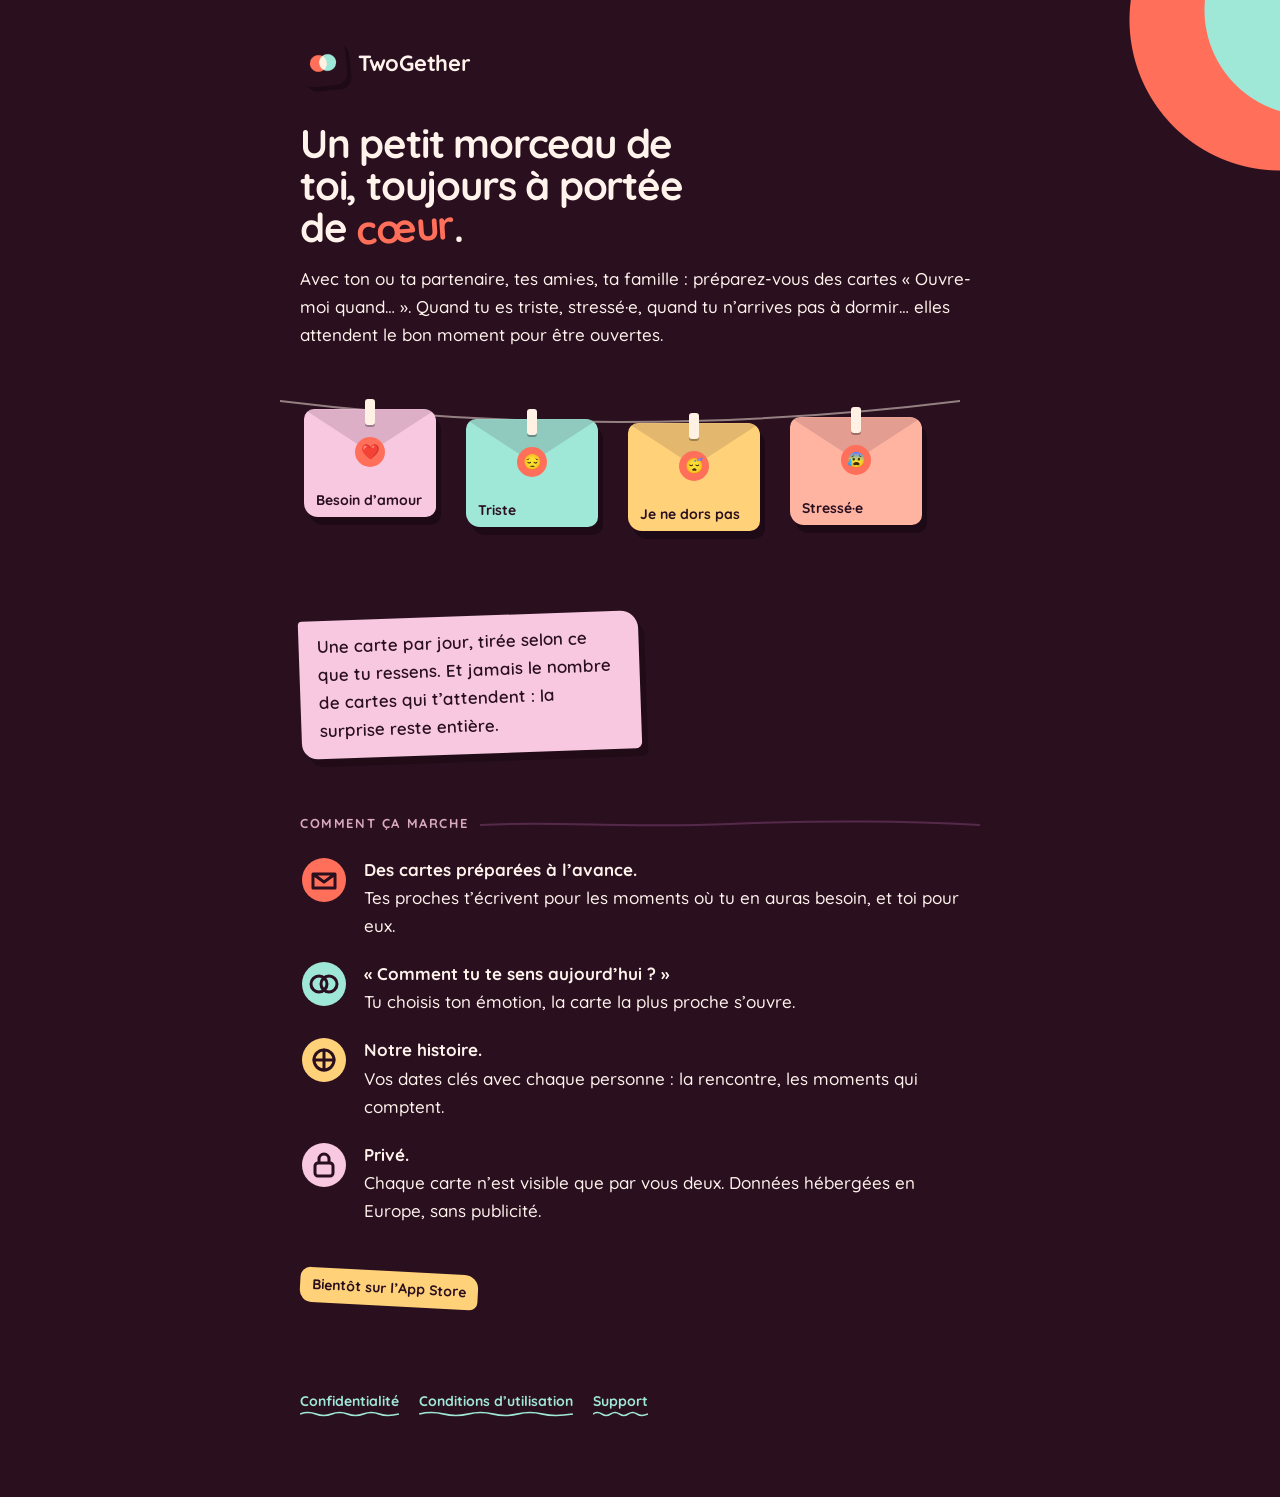
<file: index.html>
<!doctype html>
<html lang="fr"><head><meta charset="utf-8"><meta name="viewport" content="width=device-width,initial-scale=1">
<title>TwoGether — Ouvre-moi quand…</title><meta name="description" content="Des espaces privés entre proches pour se laisser des cartes « Ouvre-moi quand… ».">
<meta name="theme-color" content="#2A0F1F">
<link rel="icon" href="icon.png"><link rel="apple-touch-icon" href="icon.png"><link rel="stylesheet" href="style.css"></head>
<body><main>
<header><img src="icon.png" alt=""><a href="./">TwoGether</a></header>

<h1>Un petit morceau de toi, toujours à portée de <em>cœur</em>.</h1>
<p>Avec ton ou ta partenaire, tes ami·es, ta famille : préparez-vous des cartes « Ouvre-moi quand… ». Quand tu es triste, stressé·e, quand tu n’arrives pas à dormir… elles attendent le bon moment pour être ouvertes.</p>

<div class="line" aria-hidden="true"><div class="line-in">
  <svg viewBox="0 0 680 60" preserveAspectRatio="none"><path d="M0 22 Q 340 64 680 22" fill="none" stroke="#FFF1E4" stroke-opacity=".5" stroke-width="2"/></svg>
  <div class="hang" style="left:24px"><i></i><div class="env" style="background:#F7C8E0"><b>❤️</b><span>Besoin d’amour</span></div></div>
  <div class="hang" style="left:186px"><i></i><div class="env" style="background:#9FE7D6"><b>😔</b><span>Triste</span></div></div>
  <div class="hang" style="left:348px"><i></i><div class="env" style="background:#FFD27A"><b>😴</b><span>Je ne dors pas</span></div></div>
  <div class="hang" style="left:510px"><i></i><div class="env" style="background:#FFB4A2"><b>😰</b><span>Stressé·e</span></div></div>
</div></div>

<p class="note">Une carte par jour, tirée selon ce que tu ressens. Et jamais le nombre de cartes qui t’attendent : la surprise reste entière.</p>

<h2>Comment ça marche</h2>
<ul class="points">
  <li><svg viewBox="0 0 48 48" aria-hidden="true"><circle cx="24" cy="24" r="22" fill="#FF6F59"/><path d="M13 18h22v14H13z M13 18l11 8 11-8" fill="none" stroke="#2A0F1F" stroke-width="3" stroke-linejoin="round"/></svg>
    <div><strong>Des cartes préparées à l’avance.</strong><br>Tes proches t’écrivent pour les moments où tu en auras besoin, et toi pour eux.</div></li>
  <li><svg viewBox="0 0 48 48" aria-hidden="true"><circle cx="24" cy="24" r="22" fill="#9FE7D6"/><circle cx="19" cy="24" r="8" fill="none" stroke="#2A0F1F" stroke-width="3"/><circle cx="29" cy="24" r="8" fill="none" stroke="#2A0F1F" stroke-width="3"/></svg>
    <div><strong>« Comment tu te sens aujourd’hui ? »</strong><br>Tu choisis ton émotion, la carte la plus proche s’ouvre.</div></li>
  <li><svg viewBox="0 0 48 48" aria-hidden="true"><circle cx="24" cy="24" r="22" fill="#FFD27A"/><path d="M24 14v20M14 24h20" stroke="#2A0F1F" stroke-width="3" stroke-linecap="round"/><circle cx="24" cy="24" r="10" fill="none" stroke="#2A0F1F" stroke-width="3"/></svg>
    <div><strong>Notre histoire.</strong><br>Vos dates clés avec chaque personne : la rencontre, les moments qui comptent.</div></li>
  <li><svg viewBox="0 0 48 48" aria-hidden="true"><circle cx="24" cy="24" r="22" fill="#F7C8E0"/><rect x="15" y="22" width="18" height="13" rx="3" fill="none" stroke="#2A0F1F" stroke-width="3"/><path d="M19 22v-4a5 5 0 0 1 10 0v4" fill="none" stroke="#2A0F1F" stroke-width="3"/></svg>
    <div><strong>Privé.</strong><br>Chaque carte n’est visible que par vous deux. Données hébergées en Europe, sans publicité.</div></li>
</ul>

<p style="margin-top:36px"><span class="tag">Bientôt sur l’App Store</span></p>
<footer><a href="confidentialite.html">Confidentialité</a><a href="conditions.html">Conditions d’utilisation</a><a href="support.html">Support</a></footer>
</main></body></html>
</file>
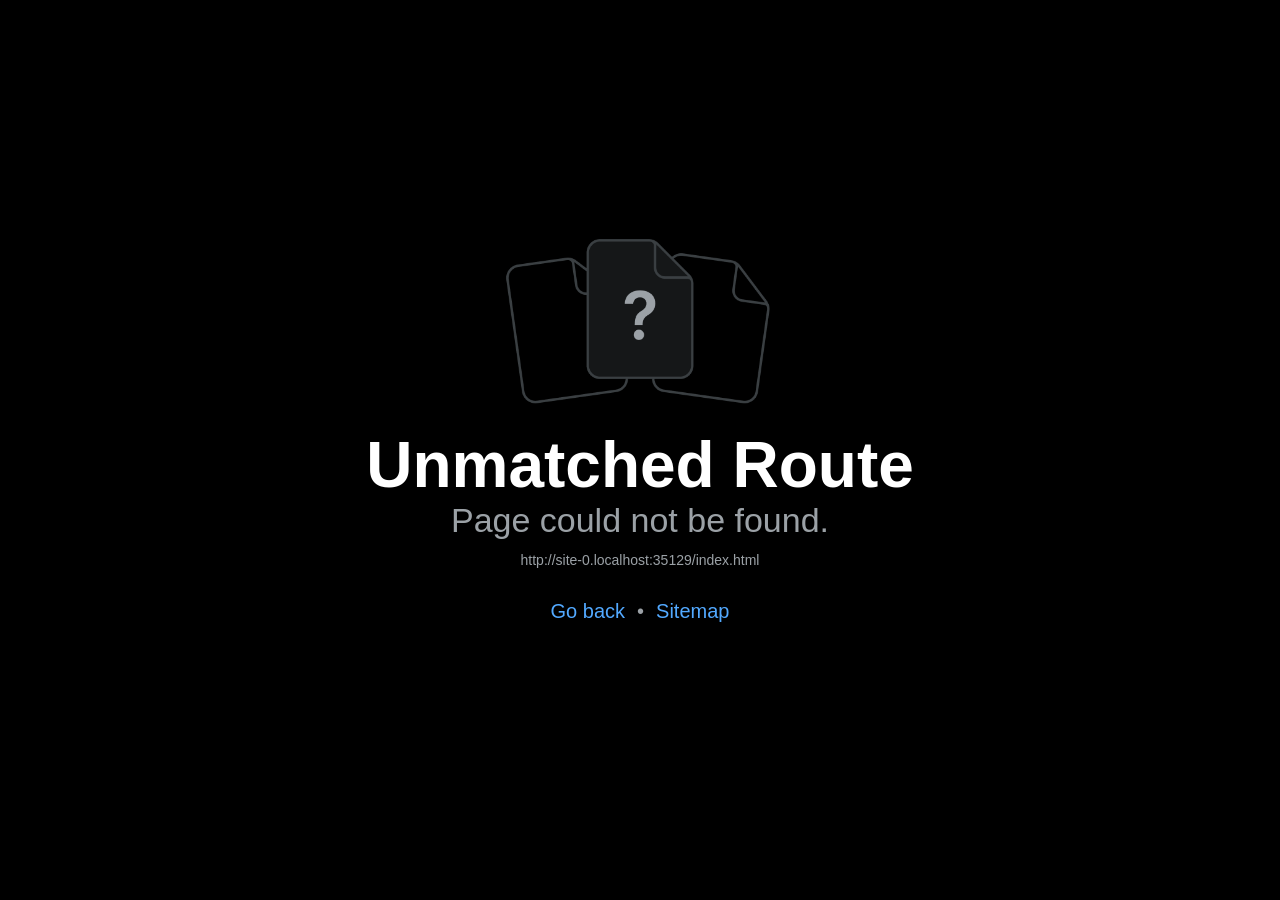
<file: app/index.html>
<!doctype html>
<html lang="fr" translate="no">
  <head>
    <meta name="google" content="notranslate" />
    <meta name="theme-color" content="#2A0F1F" />
    <meta charset="utf-8" />
    <meta httpEquiv="X-UA-Compatible" content="IE=edge" />
    <meta name="viewport" content="width=device-width, initial-scale=1, shrink-to-fit=no" />
    <title>TwoGether</title>
    <!-- The `react-native-web` recommended style reset: https://necolas.github.io/react-native-web/docs/setup/#root-element -->
    <style id="expo-reset">
      /* These styles make the body full-height */
      html,
      body {
        height: 100%;
      }
      /* These styles disable body scrolling if you are using <ScrollView> */
      body {
        overflow: hidden;
      }
      /* These styles make the root element full-height */
      #root {
        display: flex;
        height: 100%;
        flex: 1;
      }
    </style>
  <link rel="icon" href="/app/favicon.ico"/></head>

  <body>
    <!-- Use static rendering with Expo Router to support running without JavaScript. -->
    <noscript> You need to enable JavaScript to run this app. </noscript>
    <!-- The root element for your Expo app. -->
    <div id="root"></div>
  <script src="/app/_expo/static/js/web/__expo-metro-runtime-ed4c1cfa6193d76fc294130e42bd1916.js" defer></script><script src="/app/_expo/static/js/web/__common-4ca71ed51ba4c5feb0c643413d1c6402.js" defer></script><script src="/app/_expo/static/js/web/entry-8444688481529936e4d27bf13078d081.js" defer></script>
</body>
</html>
</file>
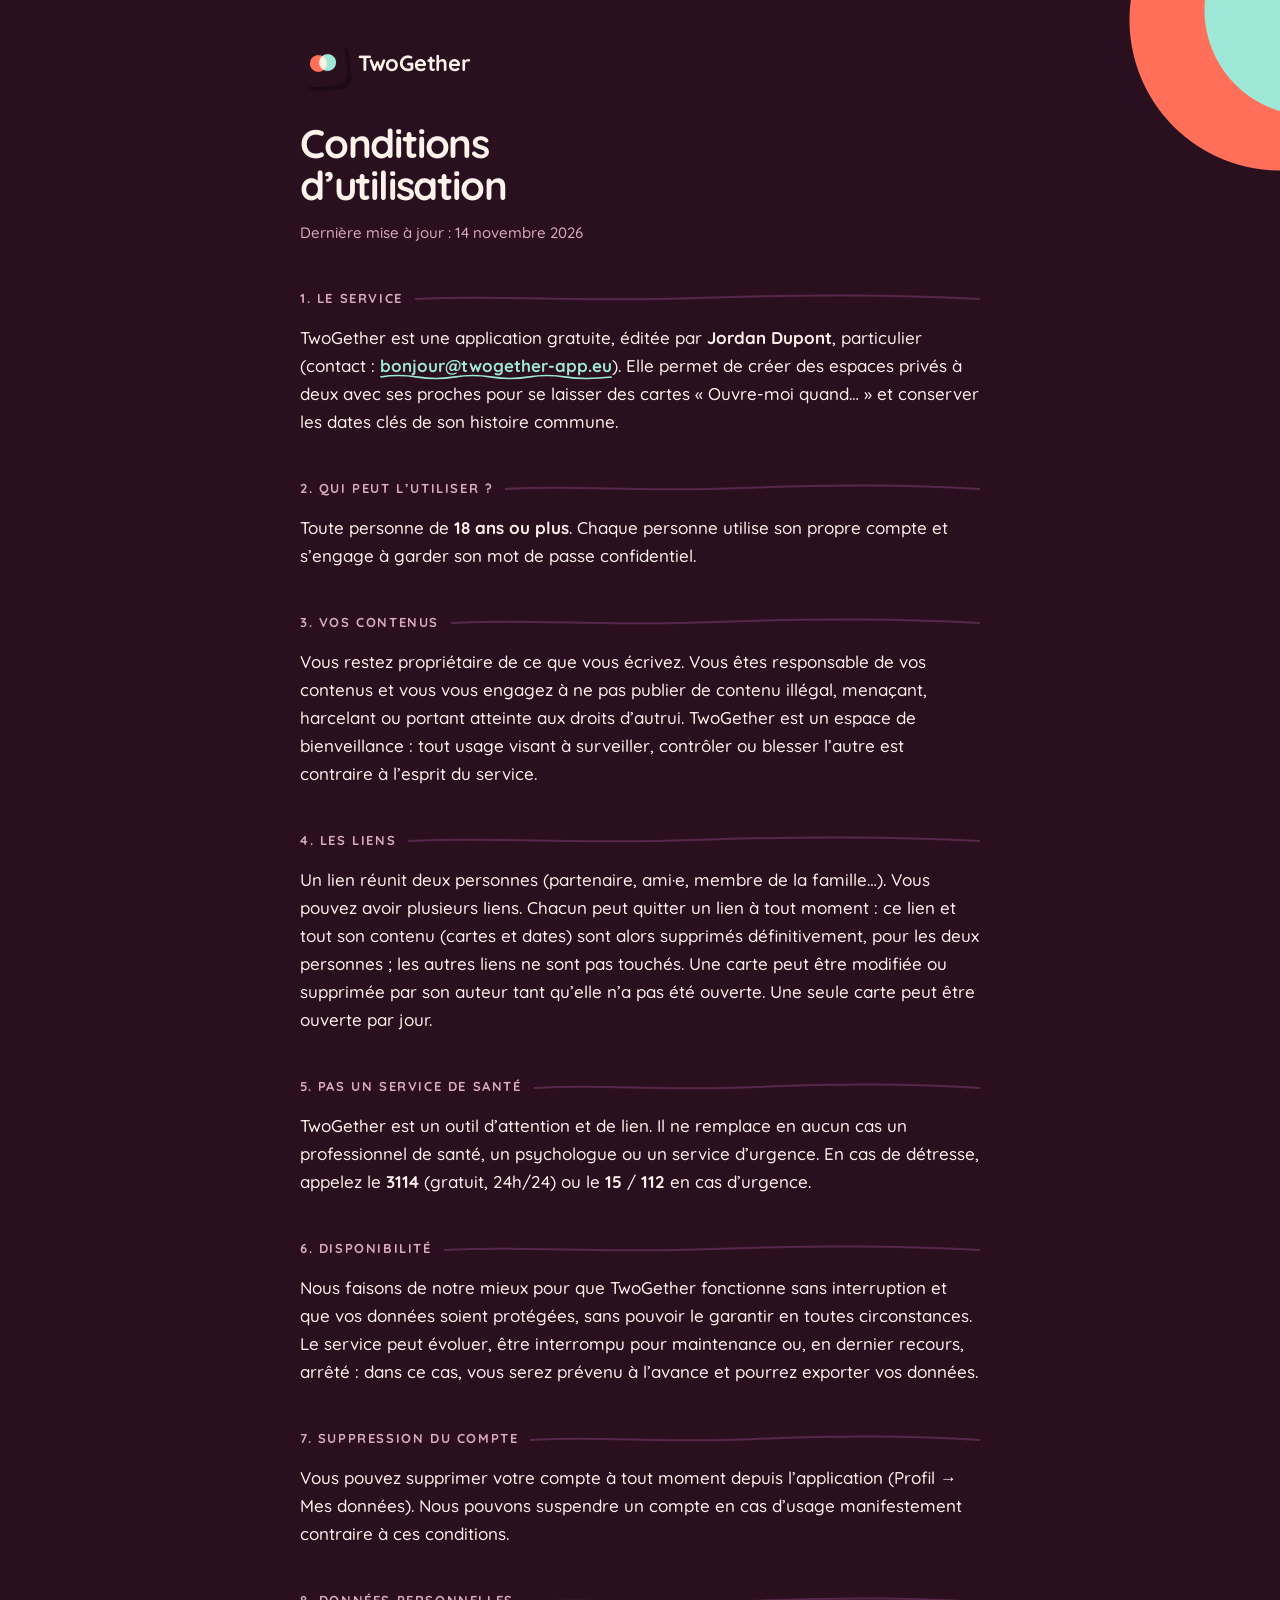
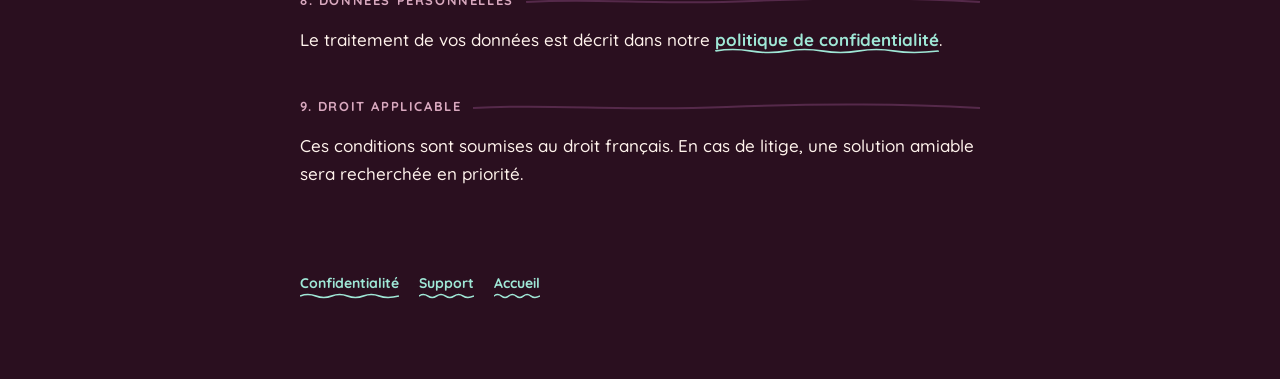
<file: conditions.html>
<!doctype html>
<html lang="fr"><head><meta charset="utf-8"><meta name="viewport" content="width=device-width,initial-scale=1">
<title>Conditions d’utilisation — TwoGether</title><meta name="theme-color" content="#2A0F1F"><link rel="icon" href="icon.png"><link rel="stylesheet" href="style.css"></head>
<body><main>
<header><img src="icon.png" alt=""><a href="./">TwoGether</a></header>
<h1>Conditions d’utilisation</h1>
<p class="muted">Dernière mise à jour : 14 novembre 2026</p>

<h2>1. Le service</h2>
<p>TwoGether est une application gratuite, éditée par <strong>Jordan Dupont</strong>, particulier (contact : <a href="mailto:bonjour@twogether-app.eu">bonjour@twogether-app.eu</a>). Elle permet de créer des espaces privés à deux avec ses proches pour se laisser des cartes « Ouvre-moi quand… » et conserver les dates clés de son histoire commune.</p>

<h2>2. Qui peut l’utiliser ?</h2>
<p>Toute personne de <strong>18 ans ou plus</strong>. Chaque personne utilise son propre compte et s’engage à garder son mot de passe confidentiel.</p>

<h2>3. Vos contenus</h2>
<p>Vous restez propriétaire de ce que vous écrivez. Vous êtes responsable de vos contenus et vous vous engagez à ne pas publier de contenu illégal, menaçant, harcelant ou portant atteinte aux droits d’autrui. TwoGether est un espace de bienveillance : tout usage visant à surveiller, contrôler ou blesser l’autre est contraire à l’esprit du service.</p>

<h2>4. Les liens</h2>
<p>Un lien réunit deux personnes (partenaire, ami·e, membre de la famille…). Vous pouvez avoir plusieurs liens. Chacun peut quitter un lien à tout moment : ce lien et tout son contenu (cartes et dates) sont alors supprimés définitivement, pour les deux personnes ; les autres liens ne sont pas touchés. Une carte peut être modifiée ou supprimée par son auteur tant qu’elle n’a pas été ouverte. Une seule carte peut être ouverte par jour.</p>

<h2>5. Pas un service de santé</h2>
<p>TwoGether est un outil d’attention et de lien. Il ne remplace en aucun cas un professionnel de santé, un psychologue ou un service d’urgence. En cas de détresse, appelez le <strong>3114</strong> (gratuit, 24h/24) ou le <strong>15</strong> / <strong>112</strong> en cas d’urgence.</p>

<h2>6. Disponibilité</h2>
<p>Nous faisons de notre mieux pour que TwoGether fonctionne sans interruption et que vos données soient protégées, sans pouvoir le garantir en toutes circonstances. Le service peut évoluer, être interrompu pour maintenance ou, en dernier recours, arrêté : dans ce cas, vous serez prévenu à l’avance et pourrez exporter vos données.</p>

<h2>7. Suppression du compte</h2>
<p>Vous pouvez supprimer votre compte à tout moment depuis l’application (Profil → Mes données). Nous pouvons suspendre un compte en cas d’usage manifestement contraire à ces conditions.</p>

<h2>8. Données personnelles</h2>
<p>Le traitement de vos données est décrit dans notre <a href="confidentialite.html">politique de confidentialité</a>.</p>

<h2>9. Droit applicable</h2>
<p>Ces conditions sont soumises au droit français. En cas de litige, une solution amiable sera recherchée en priorité.</p>

<footer><a href="confidentialite.html">Confidentialité</a><a href="support.html">Support</a><a href="./">Accueil</a></footer>
</main></body></html>
</file>
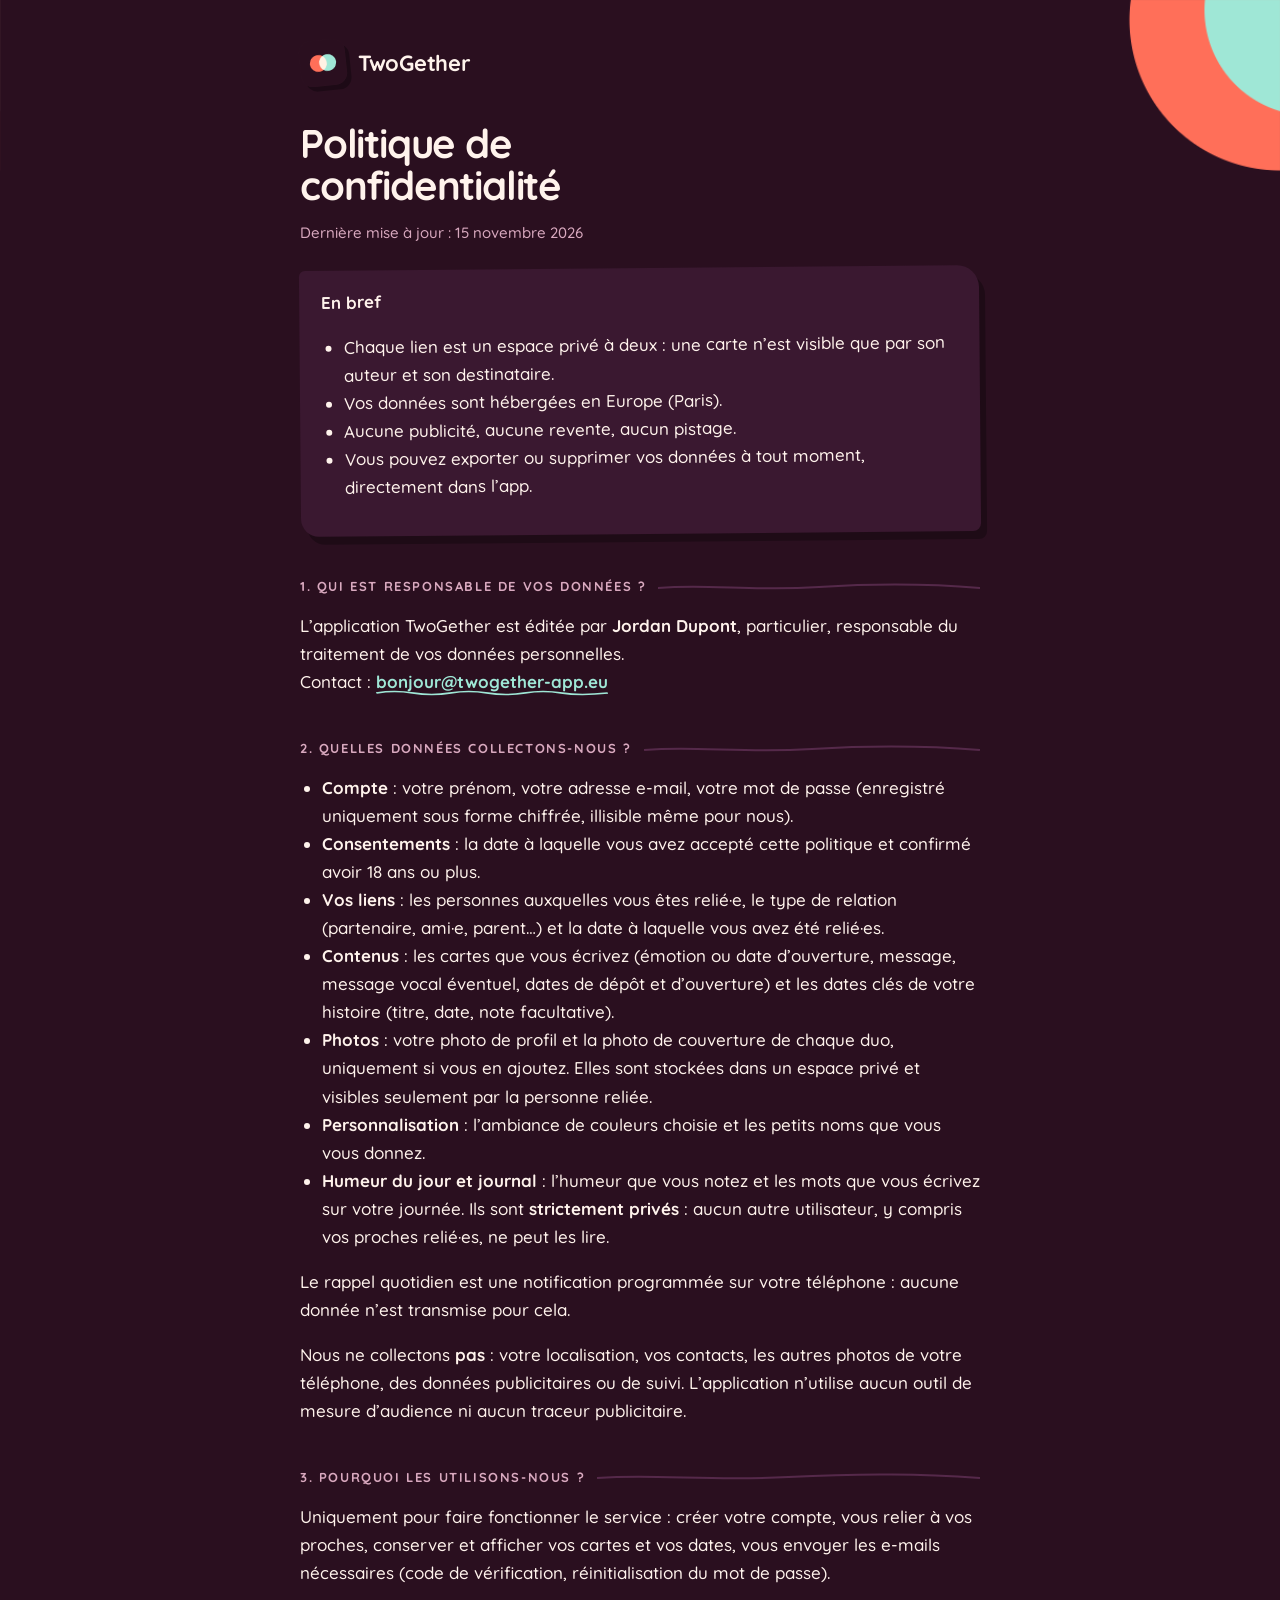
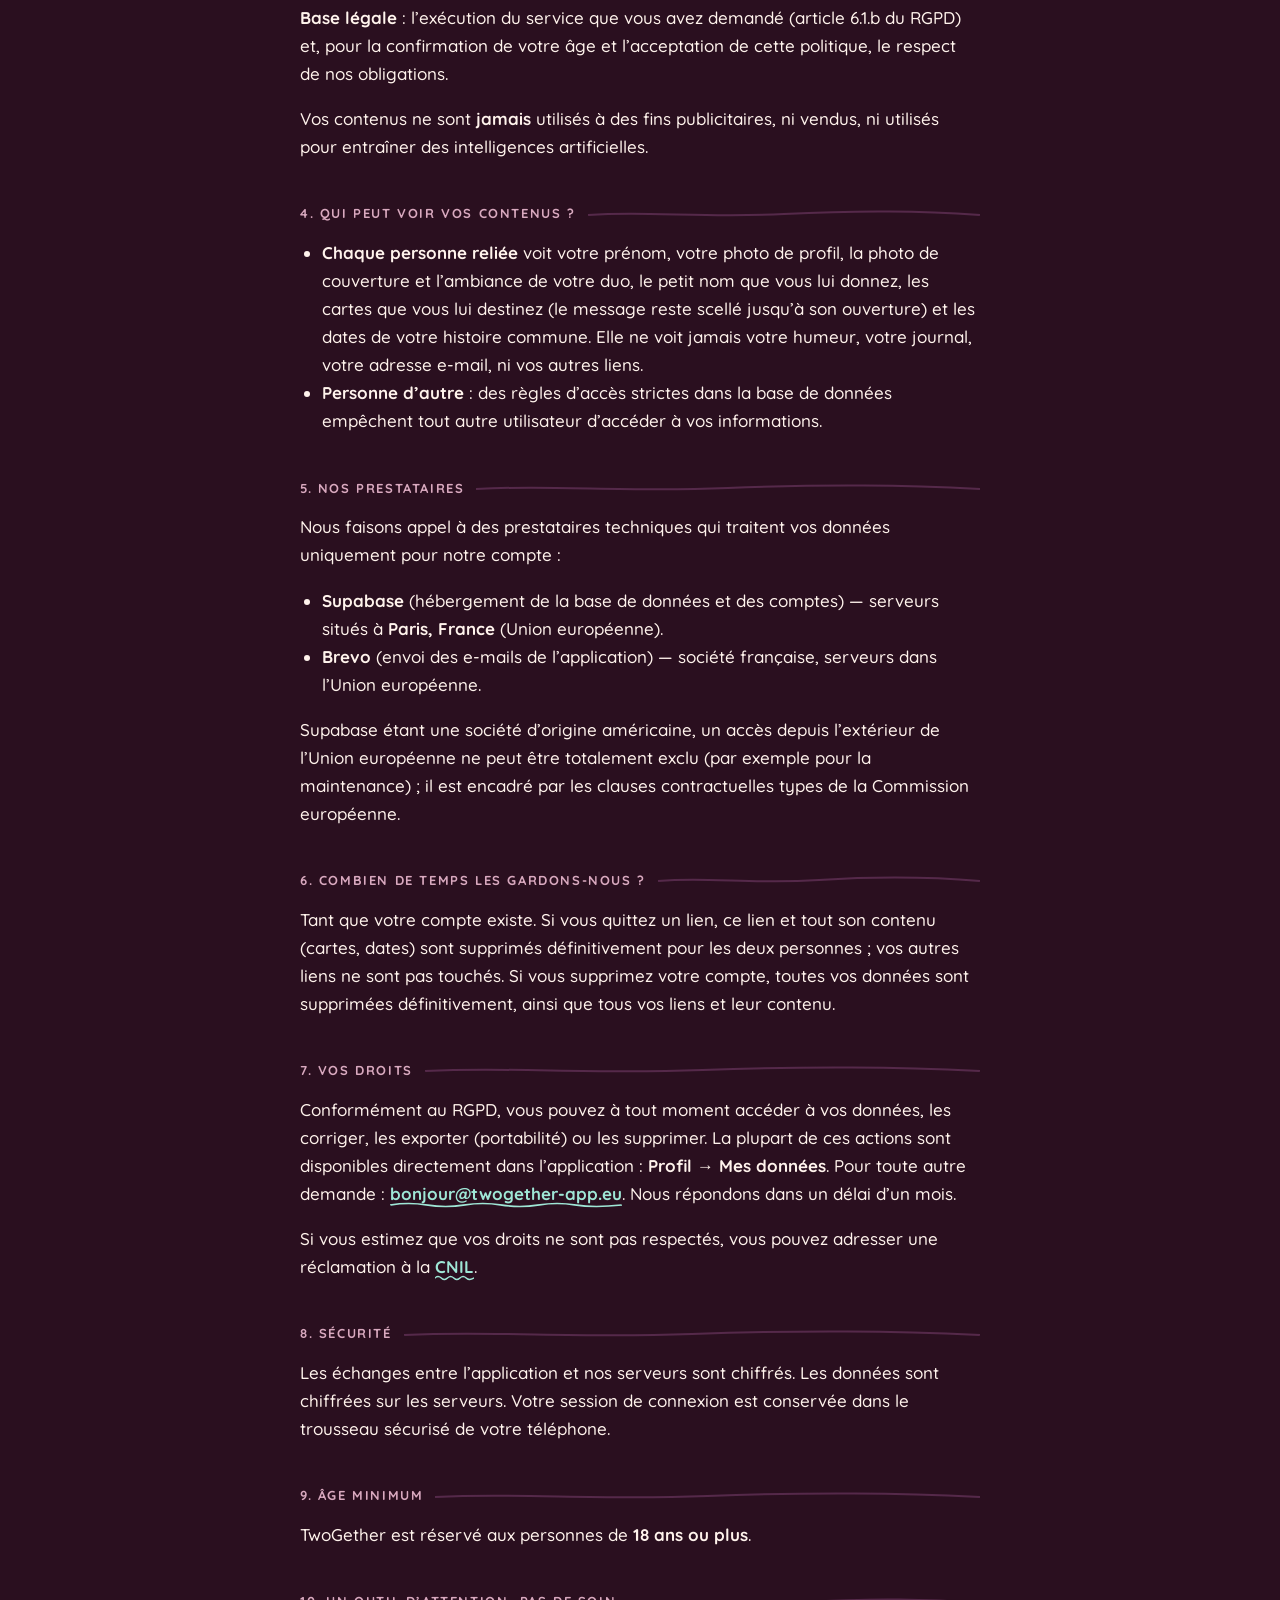
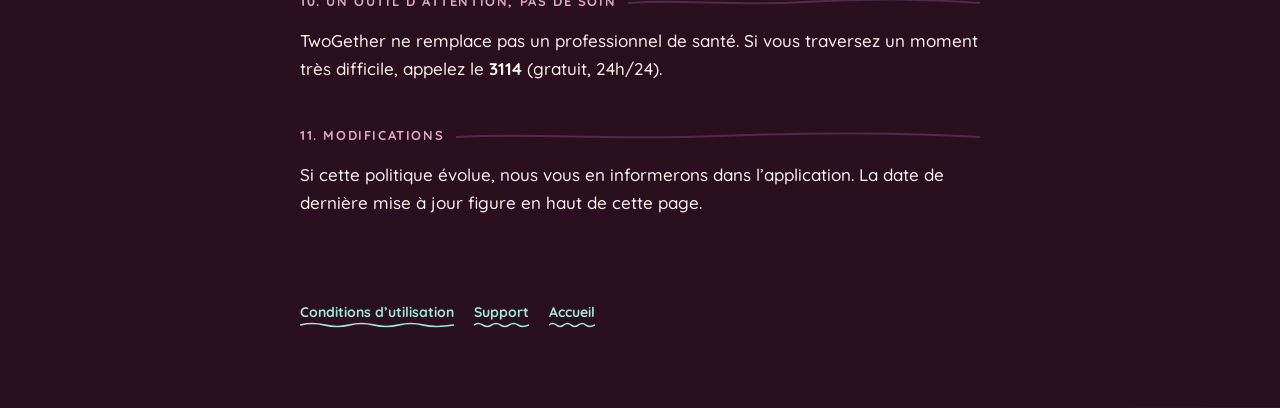
<file: confidentialite.html>
<!doctype html>
<html lang="fr"><head><meta charset="utf-8"><meta name="viewport" content="width=device-width,initial-scale=1">
<title>Politique de confidentialité — TwoGether</title><meta name="theme-color" content="#2A0F1F"><link rel="icon" href="icon.png"><link rel="stylesheet" href="style.css"></head>
<body><main>
<header><img src="icon.png" alt=""><a href="./">TwoGether</a></header>
<h1>Politique de confidentialité</h1>
<p class="muted">Dernière mise à jour : 15 novembre 2026</p>

<div class="card">
<strong>En bref</strong>
<ul>
<li>Chaque lien est un espace privé à deux : une carte n’est visible que par son auteur et son destinataire.</li>
<li>Vos données sont hébergées en Europe (Paris).</li>
<li>Aucune publicité, aucune revente, aucun pistage.</li>
<li>Vous pouvez exporter ou supprimer vos données à tout moment, directement dans l’app.</li>
</ul>
</div>

<h2>1. Qui est responsable de vos données ?</h2>
<p>L’application TwoGether est éditée par <strong>Jordan Dupont</strong>, particulier, responsable du traitement de vos données personnelles.<br>
Contact : <a href="mailto:bonjour@twogether-app.eu">bonjour@twogether-app.eu</a></p>

<h2>2. Quelles données collectons-nous ?</h2>
<ul>
<li><strong>Compte</strong> : votre prénom, votre adresse e-mail, votre mot de passe (enregistré uniquement sous forme chiffrée, illisible même pour nous).</li>
<li><strong>Consentements</strong> : la date à laquelle vous avez accepté cette politique et confirmé avoir 18 ans ou plus.</li>
<li><strong>Vos liens</strong> : les personnes auxquelles vous êtes relié·e, le type de relation (partenaire, ami·e, parent…) et la date à laquelle vous avez été relié·es.</li>
<li><strong>Contenus</strong> : les cartes que vous écrivez (émotion ou date d’ouverture, message, message vocal éventuel, dates de dépôt et d’ouverture) et les dates clés de votre histoire (titre, date, note facultative).</li>
<li><strong>Photos</strong> : votre photo de profil et la photo de couverture de chaque duo, uniquement si vous en ajoutez. Elles sont stockées dans un espace privé et visibles seulement par la personne reliée.</li>
<li><strong>Personnalisation</strong> : l’ambiance de couleurs choisie et les petits noms que vous vous donnez.</li>
<li><strong>Humeur du jour et journal</strong> : l’humeur que vous notez et les mots que vous écrivez sur votre journée. Ils sont <strong>strictement privés</strong> : aucun autre utilisateur, y compris vos proches relié·es, ne peut les lire.</li>
</ul>
<p>Le rappel quotidien est une notification programmée sur votre téléphone : aucune donnée n’est transmise pour cela.</p>
<p>Nous ne collectons <strong>pas</strong> : votre localisation, vos contacts, les autres photos de votre téléphone, des données publicitaires ou de suivi. L’application n’utilise aucun outil de mesure d’audience ni aucun traceur publicitaire.</p>

<h2>3. Pourquoi les utilisons-nous ?</h2>
<p>Uniquement pour faire fonctionner le service : créer votre compte, vous relier à vos proches, conserver et afficher vos cartes et vos dates, vous envoyer les e-mails nécessaires (code de vérification, réinitialisation du mot de passe).</p>
<p><strong>Base légale</strong> : l’exécution du service que vous avez demandé (article 6.1.b du RGPD) et, pour la confirmation de votre âge et l’acceptation de cette politique, le respect de nos obligations.</p>
<p>Vos contenus ne sont <strong>jamais</strong> utilisés à des fins publicitaires, ni vendus, ni utilisés pour entraîner des intelligences artificielles.</p>

<h2>4. Qui peut voir vos contenus ?</h2>
<ul>
<li><strong>Chaque personne reliée</strong> voit votre prénom, votre photo de profil, la photo de couverture et l’ambiance de votre duo, le petit nom que vous lui donnez, les cartes que vous lui destinez (le message reste scellé jusqu’à son ouverture) et les dates de votre histoire commune. Elle ne voit jamais votre humeur, votre journal, votre adresse e-mail, ni vos autres liens.</li>
<li><strong>Personne d’autre</strong> : des règles d’accès strictes dans la base de données empêchent tout autre utilisateur d’accéder à vos informations.</li>
</ul>

<h2>5. Nos prestataires</h2>
<p>Nous faisons appel à des prestataires techniques qui traitent vos données uniquement pour notre compte :</p>
<ul>
<li><strong>Supabase</strong> (hébergement de la base de données et des comptes) — serveurs situés à <strong>Paris, France</strong> (Union européenne).</li>
<li><strong>Brevo</strong> (envoi des e-mails de l’application) — société française, serveurs dans l’Union européenne.</li>
</ul>
<p>Supabase étant une société d’origine américaine, un accès depuis l’extérieur de l’Union européenne ne peut être totalement exclu (par exemple pour la maintenance) ; il est encadré par les clauses contractuelles types de la Commission européenne.</p>

<h2>6. Combien de temps les gardons-nous ?</h2>
<p>Tant que votre compte existe. Si vous quittez un lien, ce lien et tout son contenu (cartes, dates) sont supprimés définitivement pour les deux personnes ; vos autres liens ne sont pas touchés. Si vous supprimez votre compte, toutes vos données sont supprimées définitivement, ainsi que tous vos liens et leur contenu.</p>

<h2>7. Vos droits</h2>
<p>Conformément au RGPD, vous pouvez à tout moment accéder à vos données, les corriger, les exporter (portabilité) ou les supprimer. La plupart de ces actions sont disponibles directement dans l’application : <strong>Profil → Mes données</strong>. Pour toute autre demande : <a href="mailto:bonjour@twogether-app.eu">bonjour@twogether-app.eu</a>. Nous répondons dans un délai d’un mois.</p>
<p>Si vous estimez que vos droits ne sont pas respectés, vous pouvez adresser une réclamation à la <a href="https://www.cnil.fr">CNIL</a>.</p>

<h2>8. Sécurité</h2>
<p>Les échanges entre l’application et nos serveurs sont chiffrés. Les données sont chiffrées sur les serveurs. Votre session de connexion est conservée dans le trousseau sécurisé de votre téléphone.</p>

<h2>9. Âge minimum</h2>
<p>TwoGether est réservé aux personnes de <strong>18 ans ou plus</strong>.</p>

<h2>10. Un outil d’attention, pas de soin</h2>
<p>TwoGether ne remplace pas un professionnel de santé. Si vous traversez un moment très difficile, appelez le <strong>3114</strong> (gratuit, 24h/24).</p>

<h2>11. Modifications</h2>
<p>Si cette politique évolue, nous vous en informerons dans l’application. La date de dernière mise à jour figure en haut de cette page.</p>

<footer><a href="conditions.html">Conditions d’utilisation</a><a href="support.html">Support</a><a href="./">Accueil</a></footer>
</main></body></html>
</file>
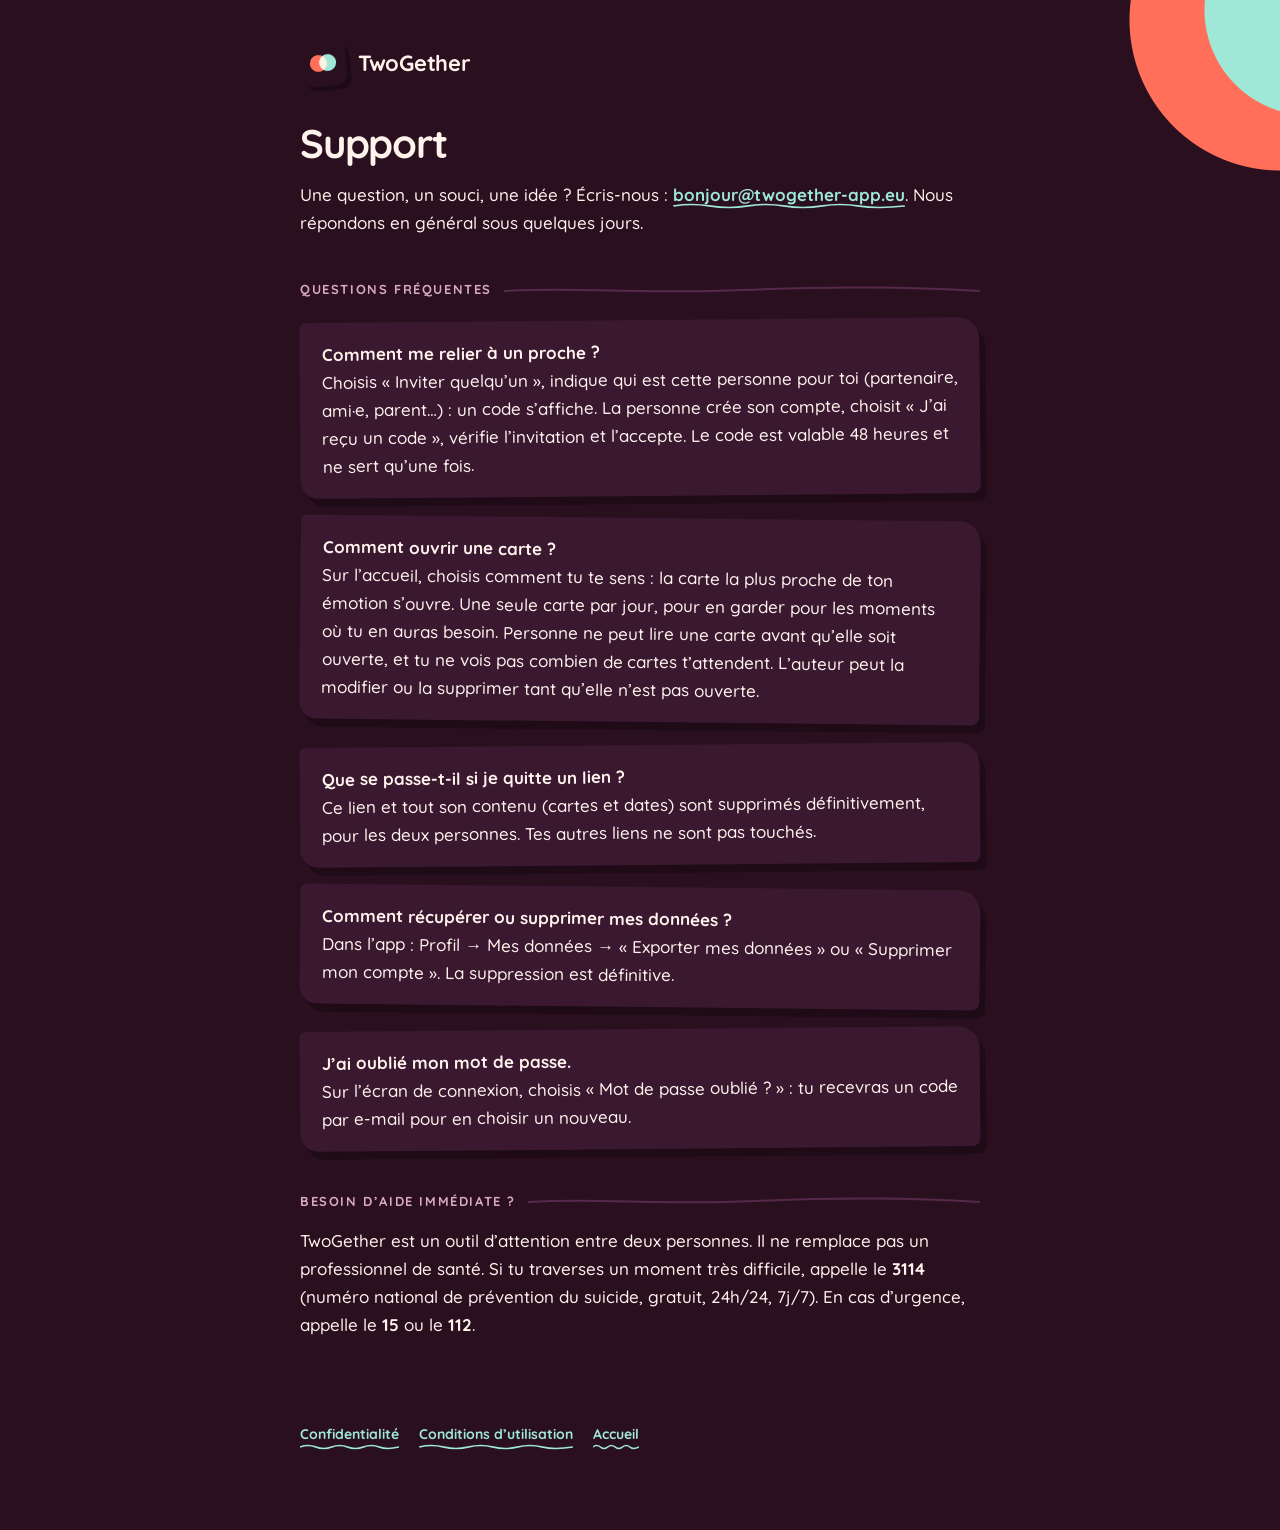
<file: support.html>
<!doctype html>
<html lang="fr"><head><meta charset="utf-8"><meta name="viewport" content="width=device-width,initial-scale=1">
<title>Support — TwoGether</title><meta name="theme-color" content="#2A0F1F"><link rel="icon" href="icon.png"><link rel="stylesheet" href="style.css"></head>
<body><main>
<header><img src="icon.png" alt=""><a href="./">TwoGether</a></header>
<h1>Support</h1>
<p>Une question, un souci, une idée ? Écris-nous : <a href="mailto:bonjour@twogether-app.eu">bonjour@twogether-app.eu</a>. Nous répondons en général sous quelques jours.</p>

<h2>Questions fréquentes</h2>
<div class="card"><strong>Comment me relier à un proche ?</strong><br>
Choisis « Inviter quelqu’un », indique qui est cette personne pour toi (partenaire, ami·e, parent…) : un code s’affiche. La personne crée son compte, choisit « J’ai reçu un code », vérifie l’invitation et l’accepte. Le code est valable 48 heures et ne sert qu’une fois.</div>
<div class="card"><strong>Comment ouvrir une carte ?</strong><br>
Sur l’accueil, choisis comment tu te sens : la carte la plus proche de ton émotion s’ouvre. Une seule carte par jour, pour en garder pour les moments où tu en auras besoin. Personne ne peut lire une carte avant qu’elle soit ouverte, et tu ne vois pas combien de cartes t’attendent. L’auteur peut la modifier ou la supprimer tant qu’elle n’est pas ouverte.</div>
<div class="card"><strong>Que se passe-t-il si je quitte un lien ?</strong><br>
Ce lien et tout son contenu (cartes et dates) sont supprimés définitivement, pour les deux personnes. Tes autres liens ne sont pas touchés.</div>
<div class="card"><strong>Comment récupérer ou supprimer mes données ?</strong><br>
Dans l’app : Profil → Mes données → « Exporter mes données » ou « Supprimer mon compte ». La suppression est définitive.</div>
<div class="card"><strong>J’ai oublié mon mot de passe.</strong><br>
Sur l’écran de connexion, choisis « Mot de passe oublié ? » : tu recevras un code par e-mail pour en choisir un nouveau.</div>

<h2>Besoin d’aide immédiate ?</h2>
<p>TwoGether est un outil d’attention entre deux personnes. Il ne remplace pas un professionnel de santé. Si tu traverses un moment très difficile, appelle le <strong>3114</strong> (numéro national de prévention du suicide, gratuit, 24h/24, 7j/7). En cas d’urgence, appelle le <strong>15</strong> ou le <strong>112</strong>.</p>
<footer><a href="confidentialite.html">Confidentialité</a><a href="conditions.html">Conditions d’utilisation</a><a href="./">Accueil</a></footer>
</main></body></html>
</file>
<file: style.css>
/* TwoGether — identité « L'Intersection », palette Velours, police Quicksand */
@font-face{font-family:Quicksand;font-weight:500;font-display:swap;src:url(fonts/Quicksand_500Medium.ttf) format('truetype')}
@font-face{font-family:Quicksand;font-weight:600;font-display:swap;src:url(fonts/Quicksand_600SemiBold.ttf) format('truetype')}
@font-face{font-family:Quicksand;font-weight:700;font-display:swap;src:url(fonts/Quicksand_700Bold.ttf) format('truetype')}
:root{--bg:#2A0F1F;--surface:#3A1830;--soft:#4A2340;--coral:#FF6F59;--rose:#F7C8E0;--mint:#9FE7D6;--butter:#FFD27A;--peach:#FFB4A2;--lilac:#C9B8F2;--cream:#FFF1E4;--text:#FFF3EC;--muted:#D9A9BF;--line:#55294A}
*{box-sizing:border-box}
html{background:var(--bg);overflow-x:hidden}
body{margin:0;background:var(--bg);color:var(--text);font:500 17px/1.65 Quicksand,-apple-system,BlinkMacSystemFont,"Segoe UI",sans-serif;position:relative}
main{max-width:720px;margin:0 auto;padding:40px 20px 80px;position:relative;z-index:1}

/* les deux cercles de la marque, en haut à droite (dessinés en fond : ils ne débordent jamais) */
body{background:
  radial-gradient(circle at calc(100% + 30px) 10px, #9FE7D6 0 105px, transparent 106px),
  radial-gradient(circle at calc(100% + 0px) 20px, #FF6F59 0 150px, transparent 151px),
  var(--bg) no-repeat}
@media (prefers-reduced-motion:reduce){.hang{animation:none!important}}

header{display:flex;align-items:center;gap:12px;margin-bottom:36px}
header img{width:46px;height:46px;border-radius:12px;transform:rotate(-6deg);box-shadow:4px 5px 0 rgba(0,0,0,.3)}
header a{color:var(--text);text-decoration:none;background:none;padding:0;font:700 22px Quicksand,sans-serif;letter-spacing:-.3px}
h1{font:700 40px/1.05 Quicksand,sans-serif;letter-spacing:-1.2px;margin:0 0 14px;max-width:16ch}
h1 em{font-style:normal;color:var(--coral);display:inline-block;transform:rotate(-4deg)}
h2{font:700 13px/1.3 Quicksand,sans-serif;letter-spacing:1.6px;text-transform:uppercase;color:var(--muted);margin:44px 0 14px;display:flex;align-items:center;gap:12px}
h2::after{content:"";flex:1;height:10px;background:url("data:image/svg+xml,%3Csvg xmlns='http://www.w3.org/2000/svg' viewBox='0 0 200 10' preserveAspectRatio='none'%3E%3Cpath d='M0 6 C 30 2, 60 9, 100 5 S 170 2, 200 6' fill='none' stroke='%2355294A' stroke-width='2'/%3E%3C/svg%3E") center/100% 100% no-repeat}
strong{font-weight:700}
.muted{color:var(--muted);font-size:15px}
a{color:var(--mint);font-weight:700;text-decoration:none;background:url("data:image/svg+xml,%3Csvg xmlns='http://www.w3.org/2000/svg' viewBox='0 0 100 8' preserveAspectRatio='none'%3E%3Cpath d='M0 4 Q 8 0 16 4 T 32 4 T 48 4 T 64 4 T 80 4 T 100 4' fill='none' stroke='%239FE7D6' stroke-width='2'/%3E%3C/svg%3E") left bottom/100% 6px no-repeat;padding-bottom:4px}
a:focus-visible{outline:3px solid var(--mint);outline-offset:3px;border-radius:4px}

/* « carte » = un papier penché, ombre nette, sans bordure */
.card{background:var(--surface);border-radius:6px 22px 8px 18px;padding:18px 22px;margin:22px 0;box-shadow:6px 8px 0 rgba(0,0,0,.28)}
.card:nth-of-type(even){transform:rotate(.6deg)}
.card:nth-of-type(odd){transform:rotate(-.5deg)}
.note{display:inline-block;background:var(--rose);color:var(--bg);font-weight:600;padding:12px 18px 14px;border-radius:4px 18px 6px 16px;transform:rotate(-2deg);box-shadow:6px 8px 0 rgba(0,0,0,.25);max-width:340px}
.tag{display:inline-block;background:var(--butter);color:var(--bg);font-weight:700;font-size:14px;padding:6px 12px;border-radius:10px 14px 8px 12px;transform:rotate(3deg)}

/* le fil à linge */
.line{position:relative;height:210px;margin:30px -20px 10px;overflow-x:auto;overflow-y:hidden;scrollbar-width:none}
.line::-webkit-scrollbar{display:none}
.line-in{position:relative;width:680px;height:100%}
.line svg{position:absolute;left:0;top:0;width:680px;height:60px}
.hang{position:absolute;top:30px;transform-origin:50% 0;animation:swing 3.6s ease-in-out infinite}
.hang:nth-child(3){animation-delay:-.9s;top:40px}.hang:nth-child(4){animation-delay:-1.8s;top:44px}.hang:nth-child(5){animation-delay:-2.6s;top:38px}
.hang i{position:absolute;left:50%;top:-10px;width:10px;height:26px;margin-left:-5px;border-radius:3px;background:var(--cream);box-shadow:0 2px 0 rgba(0,0,0,.3);z-index:2}
.env{position:relative;width:132px;height:108px;border-radius:10px 12px 10px 14px;box-shadow:5px 8px 0 rgba(0,0,0,.3);overflow:hidden}
.env::before{content:"";position:absolute;inset:0 0 60% 0;background:rgba(42,15,31,.13);clip-path:polygon(0 0,100% 0,50% 100%)}
.env b{position:absolute;left:50%;top:40%;width:30px;height:30px;margin:-15px 0 0 -15px;border-radius:50%;background:var(--coral);display:grid;place-items:center;font-size:15px;font-weight:400}
.env span{position:absolute;left:12px;right:10px;bottom:9px;color:var(--bg);font-weight:700;font-size:14px;line-height:1.15}
@keyframes swing{0%,100%{rotate:-3deg}50%{rotate:3deg}}

.points{list-style:none;padding:0;margin:0}
.points li{display:flex;gap:16px;align-items:flex-start;padding:10px 0}
.points svg{flex:none;width:48px;height:48px}
ul{padding-left:22px}
footer{margin-top:64px;padding-top:20px;font-size:14px;color:var(--muted);display:flex;flex-wrap:wrap;gap:8px 20px}
@media (max-width:480px){h1{font-size:34px;max-width:12ch}
  body{background:radial-gradient(circle at calc(100% + 20px) 0, #9FE7D6 0 72px, transparent 73px),radial-gradient(circle at calc(100% + 10px) 0, #FF6F59 0 110px, transparent 111px),var(--bg) no-repeat}}
</file>
